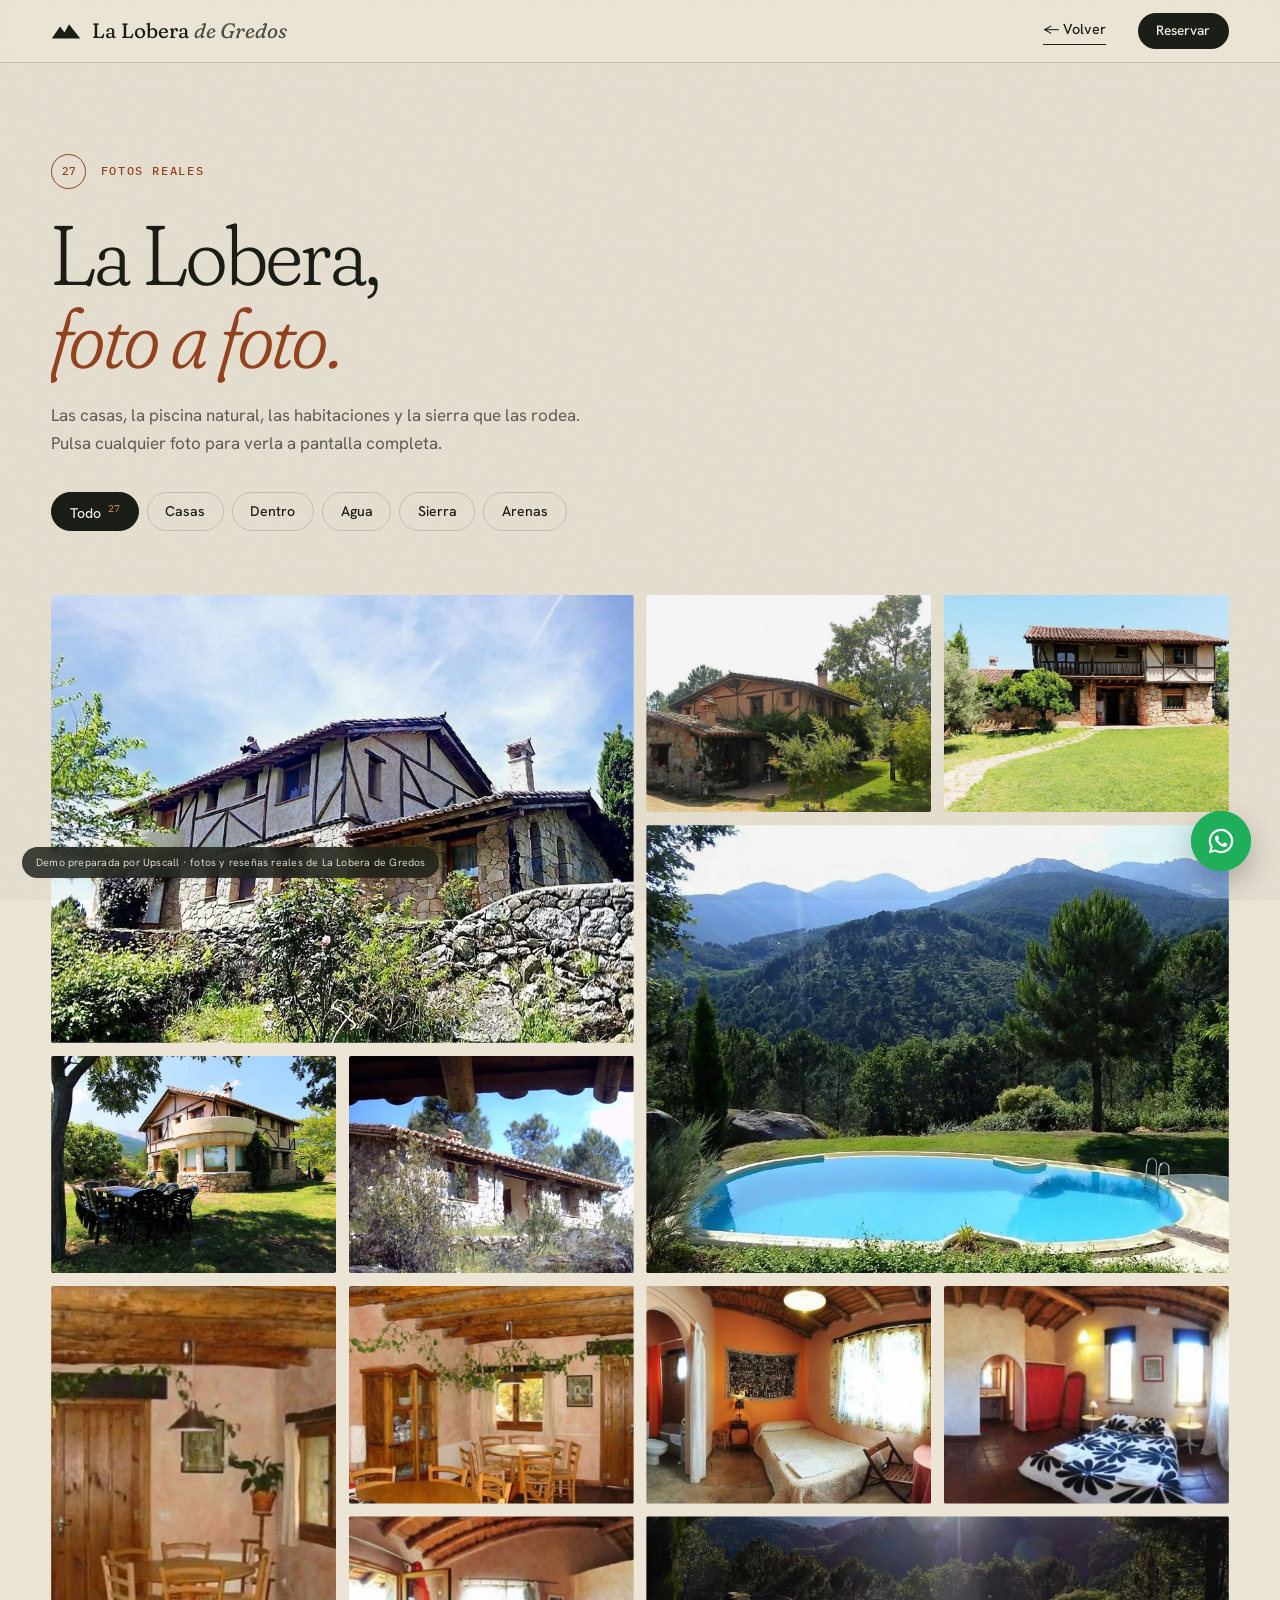
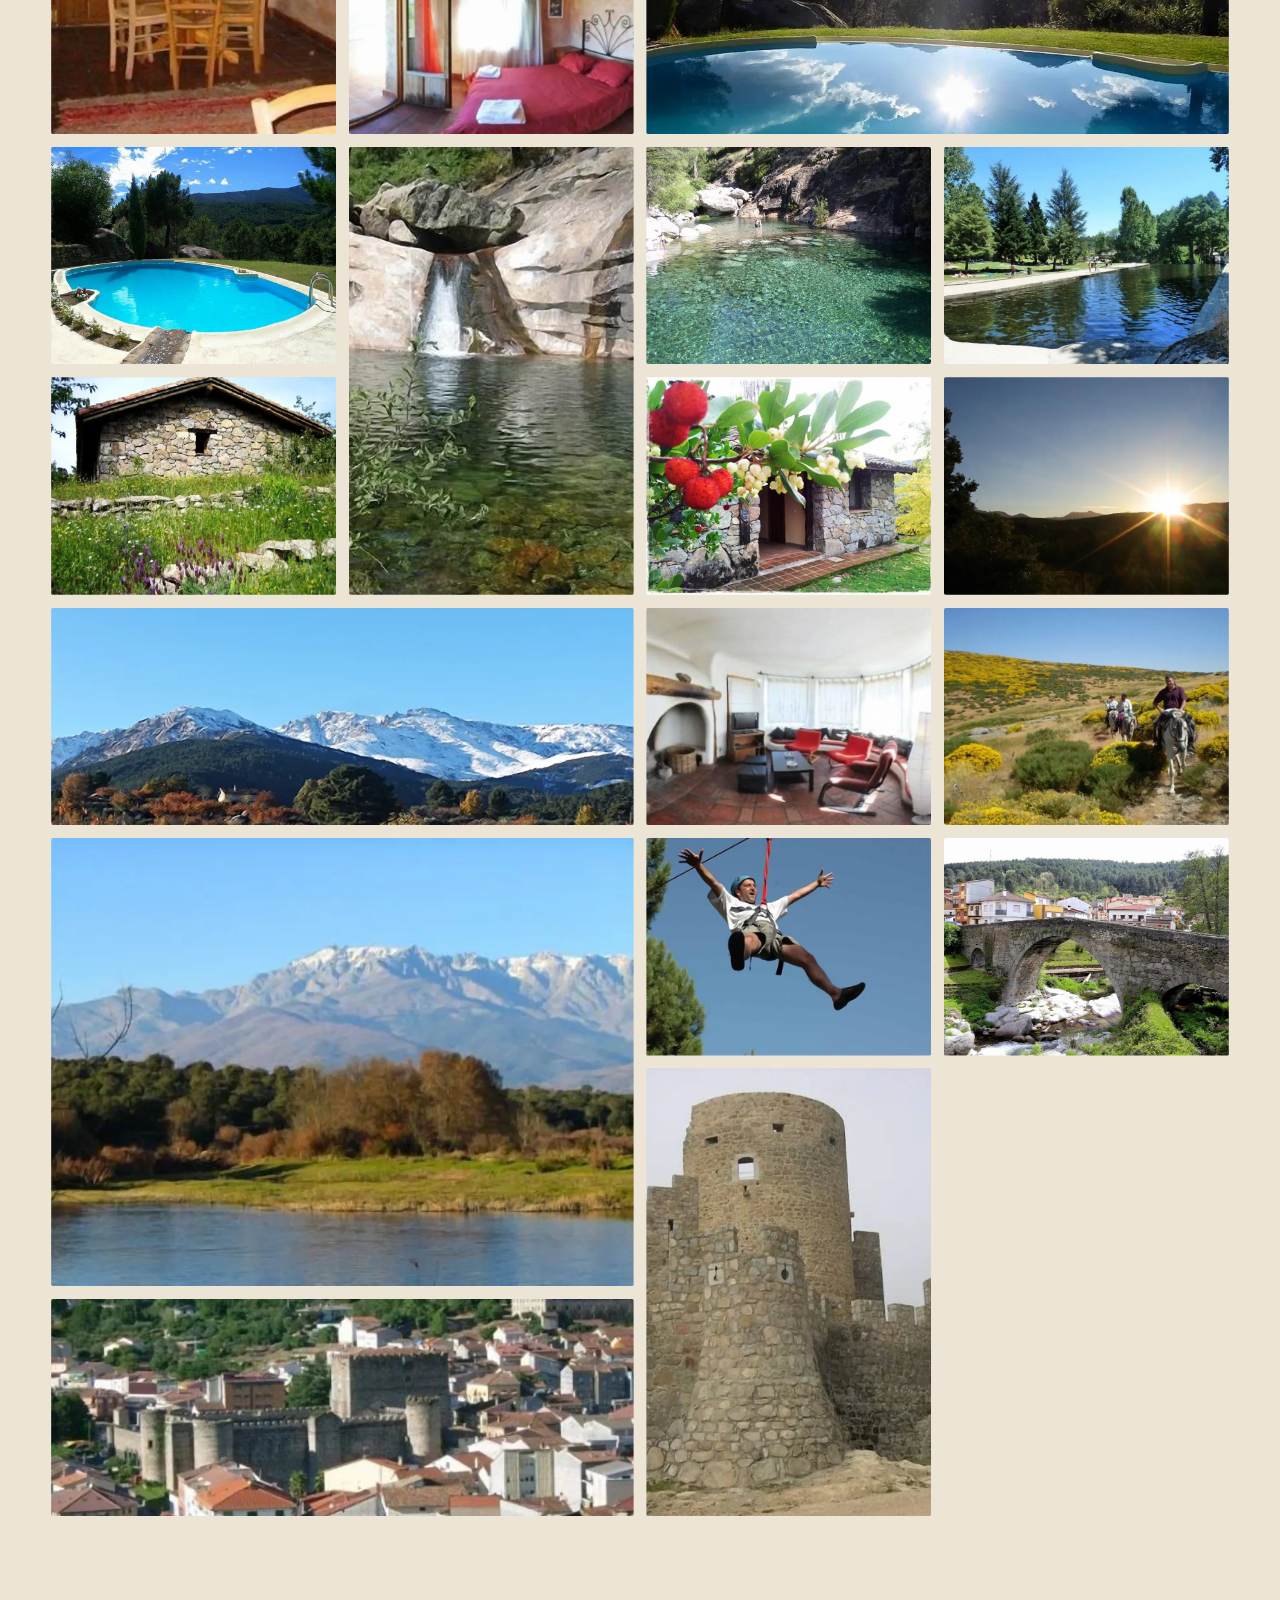
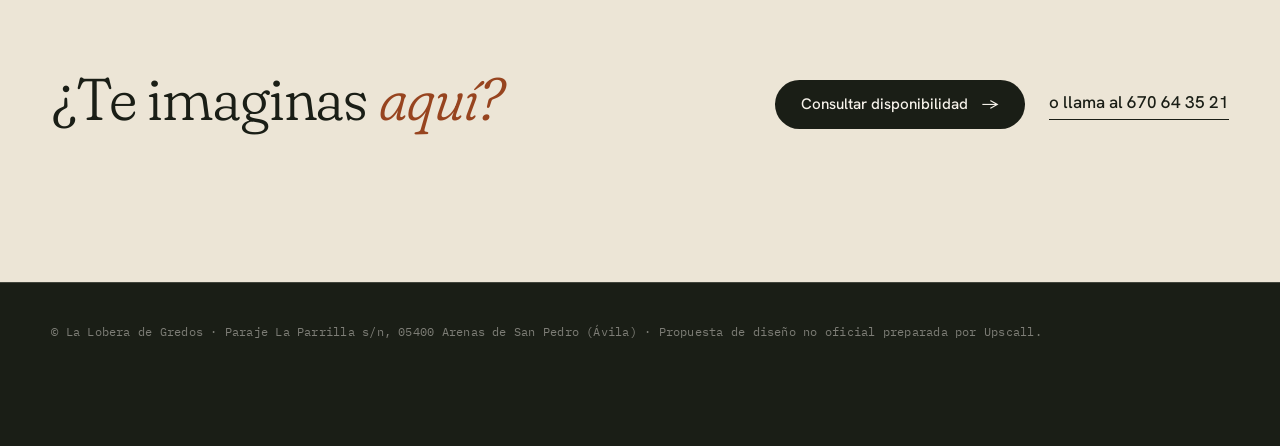
<file: galeria.html>
<!doctype html>
<html lang="es">
<head>
<meta charset="utf-8">
<meta name="viewport" content="width=device-width, initial-scale=1, viewport-fit=cover">
<meta name="robots" content="noindex, nofollow">
<title>Galería · La Lobera de Gredos</title>
<meta name="description" content="Fotos reales de La Lobera de Gredos: casas de piedra y castaño, piscina natural, interiores y la Sierra de Gredos.">
<meta name="theme-color" content="#1A1E16">
<link rel="icon" href="data:image/svg+xml,%3Csvg xmlns='http://www.w3.org/2000/svg' viewBox='0 0 32 32'%3E%3Crect width='32' height='32' rx='7' fill='%231A1E16'/%3E%3Cpath d='M4 24 11 13l4 5 5-9 8 15z' fill='%23ECE5D6'/%3E%3C/svg%3E">
<link rel="preconnect" href="https://fonts.googleapis.com">
<link rel="preconnect" href="https://fonts.gstatic.com" crossorigin>
<link href="https://fonts.googleapis.com/css2?family=Fraunces:ital,opsz,wght,SOFT@0,9..144,300..600,0..100;1,9..144,300..600,0..100&family=Hanken+Grotesk:wght@400;500;600&family=IBM+Plex+Mono:wght@400;500&display=swap" rel="stylesheet">
<link rel="stylesheet" href="css/style.css">
<link rel="stylesheet" href="css/galeria.css">
<script>document.documentElement.classList.add('js')</script>
</head>
<body class="g-page">

<header class="nav is-solid g-nav">
  <a class="nav__brand" href="index.html" aria-label="Volver a La Lobera de Gredos">
    <svg viewBox="0 0 40 24" aria-hidden="true"><path d="M1 22 12 6l6 8 6-11 15 19z"/></svg>
    <span>La Lobera <em>de Gredos</em></span>
  </a>
  <a class="g-back link-line" href="index.html">← Volver</a>
  <a class="nav__cta btn btn--small" href="https://wa.me/34670643521?text=Hola%2C%20he%20visto%20las%20fotos%20y%20quer%C3%ADa%20consultar%20disponibilidad%20en%20La%20Lobera%20de%20Gredos." target="_blank" rel="noopener"><span>Reservar</span></a>
</header>

<main class="g-main">
  <section class="wrap g-head">
    <p class="kicker"><span>27</span> Fotos reales</p>
    <h1 class="h-xl g-title"><span class="ln"><span>La Lobera,</span></span><span class="ln"><span><em>foto a foto.</em></span></span></h1>
    <p class="g-sub">Las casas, la piscina natural, las habitaciones y la sierra que las rodea. Pulsa cualquier foto para verla a pantalla completa.</p>
    <div class="g-filters" role="tablist" aria-label="Filtrar fotos" data-filters>
      <button type="button" class="is-on" data-f="all">Todo <sup>27</sup></button>
      <button type="button" data-f="casas">Casas</button>
      <button type="button" data-f="dentro">Dentro</button>
      <button type="button" data-f="agua">Agua</button>
      <button type="button" data-f="sierra">Sierra</button>
      <button type="button" data-f="pueblo">Arenas</button>
    </div>
  </section>

  <section class="wrap">
    <div class="g-grid" data-grid></div>
  </section>

  <section class="wrap g-end">
    <h2 class="h-lg">¿Te imaginas <em>aquí?</em></h2>
    <div class="g-end__ctas">
      <a class="btn" href="https://wa.me/34670643521?text=Hola%2C%20he%20visto%20las%20fotos%20y%20quer%C3%ADa%20consultar%20disponibilidad%20en%20La%20Lobera%20de%20Gredos." target="_blank" rel="noopener"><span>Consultar disponibilidad</span><i aria-hidden="true">→</i></a>
      <a class="link-line" href="tel:+34670643521">o llama al 670 64 35 21</a>
    </div>
  </section>
</main>

<footer class="foot g-foot">
  <div class="wrap">
    <p class="foot__legal mono">© La Lobera de Gredos · Paraje La Parrilla s/n, 05400 Arenas de San Pedro (Ávila) · Propuesta de diseño no oficial preparada por Upscall.</p>
  </div>
</footer>

<!-- Visor -->
<div class="lb" data-lb role="dialog" aria-modal="true" aria-label="Visor de fotos" hidden>
  <div class="lb__stage" data-stage>
    <img class="lb__img" data-img alt="">
  </div>
  <div class="lb__bar">
    <p class="lb__cap"><span class="mono" data-count>01 / 27</span><span data-cap></span></p>
    <div class="lb__ctrl">
      <button type="button" data-prev aria-label="Foto anterior"><svg viewBox="0 0 24 24"><path d="M15 5l-7 7 7 7"/></svg></button>
      <button type="button" data-next aria-label="Foto siguiente"><svg viewBox="0 0 24 24"><path d="M9 5l7 7-7 7"/></svg></button>
    </div>
  </div>
  <button type="button" class="lb__close" data-close aria-label="Cerrar visor"><svg viewBox="0 0 24 24"><path d="M5 5l14 14M19 5L5 19"/></svg></button>
  <div class="lb__progress"><i data-prog></i></div>
</div>

<a class="wa" href="https://wa.me/34670643521?text=Hola%2C%20quer%C3%ADa%20consultar%20disponibilidad%20en%20La%20Lobera%20de%20Gredos." target="_blank" rel="noopener" aria-label="Escribir por WhatsApp">
  <svg viewBox="0 0 32 32" aria-hidden="true"><path d="M16 3a13 13 0 0 0-11.2 19.6L3 29l6.6-1.7A13 13 0 1 0 16 3zm0 23.7a10.7 10.7 0 0 1-5.5-1.5l-.4-.2-3.9 1 1-3.8-.3-.4A10.7 10.7 0 1 1 16 26.7zm5.9-8c-.3-.2-1.9-1-2.2-1s-.5-.2-.7.2-.8 1-1 1.2-.4.2-.7 0a8.8 8.8 0 0 1-4.4-3.8c-.3-.6.3-.5 1-1.7a.6.6 0 0 0 0-.6l-1-2.4c-.3-.6-.5-.5-.7-.5h-.6a1.2 1.2 0 0 0-.9.4 3.6 3.6 0 0 0-1.1 2.7 6.3 6.3 0 0 0 1.3 3.3 14.4 14.4 0 0 0 5.5 4.9c2 .9 2.9 1 3.9.8a3.4 3.4 0 0 0 2.2-1.6 2.8 2.8 0 0 0 .2-1.6c-.1-.1-.3-.2-.6-.3z"/></svg>
</a>
<p class="demo-note">Demo preparada por Upscall · fotos y reseñas reales de La Lobera de Gredos</p>

<script src="js/galeria.js" defer></script>
</body>
</html>
</file>
<file: css/style.css>
/* ==========================================================================
   La Lobera de Gredos — "Cuaderno de sierra"
   Papel de granito · tinta de pinar · acento castaño
   ========================================================================== */
:root{
  --paper:#ECE5D6;
  --paper-2:#E2DAC8;
  --ink:#1A1E16;
  --ink-2:#262B21;
  --castano:#97441F;
  --castano-l:#D58A55;
  --snow:#F6F2EA;
  --muted:rgba(26,30,22,.68);
  --muted-l:rgba(246,242,234,.7);
  --line:rgba(26,30,22,.16);
  --line-l:rgba(246,242,234,.18);

  --f-display:'Fraunces', 'Times New Roman', serif;
  --f-body:'Hanken Grotesk', system-ui, sans-serif;
  --f-mono:'IBM Plex Mono', ui-monospace, monospace;

  --t-hero:clamp(3.4rem, 10.4vw, 11.5rem);
  --t-xl:clamp(2.6rem, 6.6vw, 6.6rem);
  --t-lg:clamp(2.2rem, 4.6vw, 4.4rem);
  --t-man:clamp(1.75rem, 3.7vw, 3.6rem);

  --gut:clamp(1rem, 4vw, 3.5rem);
  --sec:clamp(5.5rem, 12vw, 11rem);
  --ease:cubic-bezier(.65,0,.35,1);
  --ease-out:cubic-bezier(.16,1,.3,1);
}

*,*::before,*::after{box-sizing:border-box}
html{-webkit-text-size-adjust:100%;scroll-behavior:auto}
html,body{overflow-x:clip}
body{
  margin:0;background:var(--paper);color:var(--ink);
  font:400 1.0625rem/1.6 var(--f-body);
  -webkit-font-smoothing:antialiased;text-rendering:optimizeLegibility;
}
/* grano de papel */
body::after{
  content:"";position:fixed;inset:0;pointer-events:none;z-index:90;opacity:.07;mix-blend-mode:multiply;
  background-image:url("data:image/svg+xml,%3Csvg xmlns='http://www.w3.org/2000/svg' width='160' height='160'%3E%3Cfilter id='n'%3E%3CfeTurbulence type='fractalNoise' baseFrequency='.85' numOctaves='3' stitchTiles='stitch'/%3E%3CfeColorMatrix values='0 0 0 0 0 0 0 0 0 0 0 0 0 0 0 0 0 0 .9 0'/%3E%3C/filter%3E%3Crect width='100%25' height='100%25' filter='url(%23n)'/%3E%3C/svg%3E");
}
img{display:block;max-width:100%}
a{color:inherit}
em{font-style:italic}
button{font:inherit;color:inherit}
::selection{background:var(--castano);color:var(--snow)}
:focus-visible{outline:2px solid var(--castano-l);outline-offset:3px}

.wrap{width:100%;max-width:1440px;margin:0 auto;padding:0 var(--gut)}
.mono{font-family:var(--f-mono);font-size:.72rem;letter-spacing:.08em;text-transform:uppercase;font-weight:400}

.kicker{display:flex;align-items:center;gap:.9rem;margin:0 0 1.6rem;font:500 .72rem/1 var(--f-mono);letter-spacing:.14em;text-transform:uppercase;color:var(--castano)}
.kicker span{display:inline-grid;place-items:center;width:2.2rem;height:2.2rem;border:1px solid currentColor;border-radius:50%;font-size:.66rem;letter-spacing:0}
.kicker--light{color:var(--castano-l)}

h1,h2,h3{font-family:var(--f-display);font-weight:300;font-variation-settings:"SOFT" 100;letter-spacing:-.02em;margin:0}
h1 em,h2 em,h3 em,.score__n,.peak__t,.foot__word{font-variation-settings:"SOFT" 100}
.h-xl{font-size:var(--t-xl);line-height:.98}
.h-lg{font-size:var(--t-lg);line-height:1}
h2 em{color:var(--castano);font-weight:300}

/* ---------- botones ---------- */
.btn{
  --bg:var(--ink);--fg:var(--snow);--fill:var(--castano);
  position:relative;display:inline-flex;align-items:center;gap:.9rem;
  padding:1.05rem 1.6rem;border-radius:999px;background:var(--bg);color:var(--fg);
  font:500 .95rem/1 var(--f-body);text-decoration:none;overflow:hidden;isolation:isolate;
  transition:transform .5s var(--ease-out), color .4s;
}
.btn::before{
  content:"";position:absolute;inset:0;z-index:-1;background:var(--fill);
  clip-path:ellipse(0% 0% at 50% 120%);transition:clip-path .6s var(--ease);
}
.btn i{font-style:normal;transition:transform .5s var(--ease)}
.btn:hover::before,.btn:focus-visible::before{clip-path:ellipse(140% 160% at 50% 100%)}
.btn:hover i{transform:translateX(4px)}
.btn:active{transform:scale(.97)}
.btn--light{--bg:var(--snow);--fg:var(--ink);--fill:var(--castano-l)}
.btn--light:hover{color:var(--ink)}
.btn--ghost{--bg:transparent;--fg:var(--snow);--fill:var(--snow);box-shadow:inset 0 0 0 1px var(--line-l)}
.btn--ghost:hover{color:var(--ink)}
.btn--small{padding:.72rem 1.15rem;font-size:.85rem}
.btn--big{padding:1.3rem 2rem;font-size:1.02rem}

.link-line{position:relative;display:inline-block;font-weight:500;text-decoration:none;padding-bottom:.25rem}
.link-line::after{content:"";position:absolute;left:0;right:0;bottom:0;height:1px;background:currentColor;transform-origin:right;transition:transform .6s var(--ease)}
.link-line:hover::after{transform:scaleX(0)}
.link-line--light{color:var(--snow)}

/* ---------- reveals: se abren, no aparecen ---------- */
.js [data-reveal]{clip-path:inset(0 0 100% 0);transform:translateY(24px);transition:clip-path .9s var(--ease),transform .9s var(--ease)}
.js [data-reveal].in{clip-path:inset(-10% -10% -10% -10%);transform:none}
.js [data-clip]{clip-path:inset(12% 12% 12% 12% round 2px)}
.js [data-clip] img{transform:scale(1.25);transition:transform 1.6s var(--ease-out)}
.js [data-clip]{transition:clip-path 1.3s var(--ease)}
.js [data-clip].in{clip-path:inset(0 0 0 0)}
.js [data-clip].in img{transform:scale(1)}
.ln{display:block;overflow:hidden;padding-bottom:.08em;margin-bottom:-.08em}
.ln>span{display:block}
.js [data-lines] .ln>span{transform:translateY(105%);transition:transform 1.1s var(--ease-out)}
.js [data-lines].in .ln>span{transform:none}

/* ---------- loader ---------- */
.loader{position:fixed;inset:0;z-index:200;background:var(--ink);color:var(--snow);display:none;place-content:center;justify-items:center;gap:1.2rem;clip-path:inset(0 0 0 0);transition:clip-path 1s var(--ease)}
.js .loader{display:grid}
.loader.out{clip-path:inset(0 0 100% 0)}
.loader__ridge{width:min(420px,70vw);height:84px;fill:none;stroke:var(--castano-l);stroke-width:1.5;stroke-dasharray:900;stroke-dashoffset:900;animation:draw 1.3s var(--ease) .1s forwards}
.loader__name{margin:0;font:300 clamp(1.8rem,5vw,3rem)/1 var(--f-display);font-variation-settings:"SOFT" 100;clip-path:inset(0 0 100% 0);animation:open .9s var(--ease) .45s forwards}
.loader__name em{color:var(--castano-l)}
.loader__meta{margin:0;font:400 .68rem/1 var(--f-mono);letter-spacing:.18em;text-transform:uppercase;opacity:.6;clip-path:inset(0 0 100% 0);animation:open .8s var(--ease) .7s forwards}
@keyframes draw{to{stroke-dashoffset:0}}
@keyframes open{to{clip-path:inset(-20% 0 -20% 0)}}

/* ---------- nav ---------- */
.nav{
  position:fixed;top:0;left:0;right:0;z-index:100;display:flex;align-items:center;gap:2rem;
  padding:1.15rem var(--gut);color:var(--snow);
  transition:transform .6s var(--ease),background-color .5s,color .5s,padding .5s;
}
.nav.is-solid{background:rgba(236,229,214,.86);backdrop-filter:blur(14px) saturate(1.2);-webkit-backdrop-filter:blur(14px) saturate(1.2);color:var(--ink);padding-top:.8rem;padding-bottom:.8rem;box-shadow:0 1px 0 var(--line)}
.nav.is-hidden{transform:translateY(-110%)}
.nav__brand{display:flex;align-items:center;gap:.7rem;text-decoration:none;font:400 1.3rem/1 var(--f-display);font-variation-settings:"SOFT" 100;white-space:nowrap}
.nav__brand svg{width:30px;height:18px;fill:currentColor}
.nav__brand em{font-style:italic;opacity:.75}
.nav__links{display:flex;gap:1.8rem;margin-left:auto}
.nav__links a{position:relative;text-decoration:none;font-size:.9rem;font-weight:500;opacity:.9}
.nav__links a::after{content:"";position:absolute;left:0;right:0;bottom:-4px;height:1px;background:currentColor;transform:scaleX(0);transform-origin:left;transition:transform .5s var(--ease)}
.nav__links a:hover::after{transform:scaleX(1)}
.nav .btn{--bg:var(--snow);--fg:var(--ink);--fill:var(--castano-l)}
.nav.is-solid .btn{--bg:var(--ink);--fg:var(--snow);--fill:var(--castano)}
.nav__burger{display:none;margin-left:auto;width:44px;height:44px;border:0;background:none;padding:0;cursor:pointer;position:relative;z-index:2}
.nav__burger span{position:absolute;left:10px;right:10px;height:1.5px;background:currentColor;transition:transform .5s var(--ease)}
.nav__burger span:first-child{top:17px}.nav__burger span:last-child{top:26px}
.nav.menu-open .nav__burger span:first-child{transform:translateY(4.5px) rotate(45deg)}
.nav.menu-open .nav__burger span:last-child{transform:translateY(-4.5px) rotate(-45deg)}
.nav.menu-open{color:var(--snow);background:transparent;box-shadow:none;backdrop-filter:none;-webkit-backdrop-filter:none}

.menu{position:fixed;inset:0;z-index:99;background:var(--ink);color:var(--snow);display:flex;flex-direction:column;justify-content:space-between;padding:6.5rem var(--gut) 2.2rem;clip-path:inset(0 0 100% 0);transition:clip-path .8s var(--ease);visibility:hidden}
.menu.open{clip-path:inset(0 0 0 0);visibility:visible}
.menu nav{display:flex;flex-direction:column}
.menu nav a{display:flex;align-items:baseline;gap:1rem;padding:.55rem 0;border-bottom:1px solid var(--line-l);text-decoration:none;font:300 clamp(2rem,9vw,3rem)/1.1 var(--f-display);font-variation-settings:"SOFT" 100}
.menu nav small{font:400 .7rem var(--f-mono);color:var(--castano-l)}
.menu__foot{display:flex;flex-direction:column;gap:.4rem;font-size:.9rem;color:var(--muted-l)}
.menu__foot a{font:400 1.6rem var(--f-display);color:var(--snow);text-decoration:none}

/* ---------- hero ---------- */
.hero{position:relative;height:100vh;height:100svh;min-height:600px;color:var(--snow);overflow:hidden;display:flex;flex-direction:column;justify-content:flex-end;background:var(--ink)}
.hero__media{position:absolute;inset:0;overflow:hidden}
.hero__poster{position:absolute;inset:0;width:100%;height:100%;object-fit:cover;transform:scale(1.06)}
.hero__video{position:absolute;inset:0;opacity:0;transition:opacity 1.6s ease}
.hero__video.on{opacity:1}
.hero__video iframe{
  position:absolute;top:50%;left:50%;border:0;pointer-events:none;
  width:max(100%, 177.78vh);height:max(100%, 56.25vw);
  transform:translate(-50%,-50%) scale(1.22);
}
@supports (height:100svh){.hero__video iframe{width:max(100%, 177.78svh)}}
.hero__shade{position:absolute;inset:0;background:
  linear-gradient(180deg,rgba(18,21,15,.55) 0%,rgba(18,21,15,.08) 28%,rgba(18,21,15,.1) 52%,rgba(18,21,15,.72) 100%),
  radial-gradient(120% 80% at 0% 100%,rgba(18,21,15,.55),transparent 60%)}

.hero__top{position:absolute;top:5.6rem;left:var(--gut);right:var(--gut);display:flex;justify-content:space-between;gap:1rem;z-index:2;opacity:.9}
.hero__top p{margin:0}
.hero__body{position:relative;z-index:3;display:grid;grid-template-columns:1fr auto;align-items:end;gap:3rem;padding:0 var(--gut) clamp(9rem,15vw,13rem);max-width:1600px;width:100%;margin:0 auto}
.hero__title{font-size:var(--t-hero);line-height:.88;letter-spacing:-.035em;font-weight:300}
.hero__title em{font-weight:300;color:var(--snow);font-style:italic}
.hero__title .ln:nth-child(2){padding-left:.9em}
.hero__aside{max-width:25rem;padding-bottom:.6rem}
.hero__sub{margin:0 0 1.8rem;font-size:1.05rem;line-height:1.55;color:rgba(246,242,234,.9)}
.hero__ctas{display:flex;flex-wrap:wrap;align-items:center;gap:1rem 1.5rem}
.js .hero__title .ln>span{transform:translateY(110%);transition:transform 1.3s var(--ease-out)}
.js .hero.ready .hero__title .ln>span{transform:none}
.js .hero.ready .hero__title .ln:nth-child(2)>span{transition-delay:.12s}
.js [data-hero-fade]{clip-path:inset(0 0 100% 0);transform:translateY(16px);transition:clip-path 1s var(--ease) .45s,transform 1s var(--ease) .45s}
.js .hero.ready [data-hero-fade]{clip-path:inset(-20% -5% -20% -5%);transform:none}
.js .hero.ready .hero__ctas{transition-delay:.6s}

.hero__ridge{position:absolute;left:0;right:0;bottom:-1px;height:clamp(90px,13vw,200px);z-index:2;pointer-events:none}
.hero__ridge svg{width:100%;height:100%;display:block}
.ridge-fill{fill:var(--paper)}
.ridge-back{fill:none;stroke:rgba(246,242,234,.55);stroke-width:1.2;vector-effect:non-scaling-stroke;stroke-dasharray:2400;stroke-dashoffset:0}
.js .ridge-back{stroke-dashoffset:2400;transition:stroke-dashoffset 2.6s var(--ease) .5s}
.js .hero.ready .ridge-back{stroke-dashoffset:0}
.hero__peak{position:absolute;left:47.9%;top:-2.2rem;transform:translateX(-50%);white-space:nowrap;display:flex;flex-direction:column;align-items:center;gap:.35rem;color:var(--snow);font-size:.64rem}
.hero__peak b{font-weight:500;color:var(--castano-l)}
.hero__peak::after{content:"";width:1px;height:1.6rem;background:rgba(246,242,234,.6)}
.js .hero__peak{opacity:0;transition:opacity 1s 1.8s}
.js .hero.ready .hero__peak{opacity:1}
.hero__scroll{position:absolute;right:var(--gut);bottom:clamp(1.2rem,3vw,2.4rem);z-index:3;color:var(--ink);text-decoration:none;display:flex;align-items:center;gap:.8rem;font-size:.66rem}
.hero__scroll i{position:relative;width:1px;height:2.6rem;background:var(--line);overflow:hidden}
.hero__scroll i::after{content:"";position:absolute;left:0;top:-50%;width:1px;height:50%;background:var(--castano);animation:drip 2s var(--ease) infinite}
@keyframes drip{to{top:100%}}
.hero__coords{position:absolute;left:var(--gut);bottom:clamp(1.2rem,3vw,2.4rem);z-index:3;margin:0;color:var(--muted);font-size:.66rem}

/* ---------- 01 finca ---------- */
.finca{padding:clamp(3.5rem,8vw,7rem) 0 var(--sec)}
.manifesto{font-size:var(--t-man);line-height:1.12;letter-spacing:-.018em;max-width:22em;font-weight:300}
.manifesto em{color:var(--castano)}
.finca__grid{display:grid;grid-template-columns:repeat(12,1fr);gap:var(--gut);margin-top:clamp(3.5rem,8vw,7rem);align-items:start}
.finca__fig{margin:0;overflow:hidden;position:relative}
.finca__fig img{width:100%;height:100%;object-fit:cover}
.finca__fig--a{grid-column:1 / span 7;aspect-ratio:4/3.1}
.finca__fig--b{grid-column:9 / span 4;aspect-ratio:4/5;margin-top:clamp(4rem,12vw,12rem);overflow:visible}
.finca__fig--b img{aspect-ratio:4/5}
.finca__fig figcaption{margin-top:.8rem;color:var(--muted)}
.finca__text{grid-column:9 / span 4;font-size:1.08rem;color:var(--muted)}
.finca__text strong{color:var(--ink);font-weight:600}
.finca__text p{margin:0 0 1.1rem}
.finca__text .link-line{color:var(--ink);margin-top:.4rem}
.stats{display:grid;grid-template-columns:repeat(4,1fr);margin:clamp(4rem,9vw,8rem) 0 0;border-top:1px solid var(--line)}
.stat{padding:1.6rem 1.4rem 0 0;border-right:1px solid var(--line);margin-right:1.4rem}
.stat:last-child{border-right:0;margin-right:0}
.stat dt{color:var(--castano);margin-bottom:1.1rem}
.stat dd{margin:0;font:300 clamp(2.6rem,5.4vw,5.2rem)/1 var(--f-display);font-variation-settings:"SOFT" 100;letter-spacing:-.03em;font-variant-numeric:lining-nums}
.stat dd small{font-size:.45em;letter-spacing:0;margin:0 .05em}
.stat p{margin:.7rem 0 0;color:var(--muted);font-size:.95rem}

/* ---------- 02 materia ---------- */
.materia{background:var(--ink);color:var(--snow);padding:var(--sec) 0}
.materia__head{margin-bottom:clamp(3rem,7vw,6rem)}
.materia h2 em{color:var(--castano-l)}
.materia__body{display:grid;grid-template-columns:1fr 1fr;gap:clamp(2rem,6vw,7rem);max-width:1440px;margin:0 auto;padding:0 var(--gut)}
.materia__visual{position:sticky;top:12vh;height:76vh;align-self:start}
.materia__frame{position:relative;height:100%;overflow:hidden;border-radius:2px}
.materia__frame img{position:absolute;inset:0;width:100%;height:100%;object-fit:cover;clip-path:inset(100% 0 0 0);transform:scale(1.15);transition:clip-path 1.1s var(--ease),transform 1.8s var(--ease-out)}
.materia__frame img.is-on{clip-path:inset(0 0 0 0);transform:scale(1);z-index:2}
.materia__frame img.was-on{clip-path:inset(0 0 0 0);transform:scale(1);z-index:1}
.materia__count{position:absolute;left:1.2rem;bottom:1.2rem;z-index:3;margin:0;padding:.55rem .8rem;background:rgba(26,30,22,.75);backdrop-filter:blur(6px);border-radius:999px}
.materia__count b{font-weight:500;color:var(--castano-l)}
.materia__chapters{padding:0}
.chapter{min-height:76vh;display:flex;flex-direction:column;justify-content:center;padding:4rem 0;border-top:1px solid var(--line-l);opacity:.35;transition:opacity .8s var(--ease)}
.chapter.is-on{opacity:1}
.chapter:first-child{border-top:0}
.chapter__img{display:none}
.chapter__n{color:var(--castano-l);margin:0 0 1.2rem}
.chapter__t{font-size:clamp(4rem,9vw,9rem);line-height:.9;font-style:italic;letter-spacing:-.04em;margin-bottom:1.6rem}
.chapter__p{margin:0;max-width:30rem;font-size:1.1rem;color:var(--muted-l)}
.chapter__d{margin:1.8rem 0 0;padding-top:1rem;border-top:1px solid var(--line-l);max-width:30rem;color:var(--snow)}

/* ---------- 03 sierra ---------- */
.sierra{padding:var(--sec) 0}
.sec-head{display:grid;grid-template-columns:1fr minmax(0,24rem);align-items:end;gap:1rem 4rem;margin-bottom:clamp(2.5rem,5vw,4.5rem)}
.sec-head .kicker{grid-column:1/-1;margin:0}
.sec-head__p{margin:0;color:var(--muted)}
.xp{display:flex;gap:.7rem;height:min(76vh,720px);min-height:460px}
.xp__item{position:relative;flex:1 1 0;min-width:0;border:0;padding:0;background:var(--ink);color:var(--snow);text-align:left;cursor:pointer;overflow:hidden;border-radius:2px;transition:flex-grow .9s var(--ease)}
.xp__item.is-active{flex-grow:4.2;cursor:default}
.xp__item img{position:absolute;inset:0;width:100%;height:100%;object-fit:cover;transform:scale(1.08);filter:saturate(.85) brightness(.82);transition:transform 1.4s var(--ease-out),filter .9s}
.xp__item.is-active img{transform:scale(1);filter:none}
.xp__item::after{content:"";position:absolute;inset:0;background:linear-gradient(180deg,rgba(18,21,15,.25),transparent 30%,transparent 50%,rgba(18,21,15,.8));pointer-events:none}
.xp__n{position:absolute;top:1.2rem;left:1.2rem;z-index:2}
.xp__label{position:absolute;left:50%;bottom:1.6rem;z-index:2;writing-mode:vertical-rl;transform:translateX(-50%) rotate(180deg);font:300 1.7rem/1 var(--f-display);font-variation-settings:"SOFT" 100;white-space:nowrap;transition:opacity .4s}
.xp__item.is-active .xp__label{opacity:0}
.xp__copy{position:absolute;left:0;right:0;bottom:0;z-index:2;padding:2rem;display:flex;flex-direction:column;gap:.7rem;max-width:34rem;opacity:0;transform:translateY(20px);transition:opacity .4s,transform .4s;pointer-events:none}
.xp__item.is-active .xp__copy{opacity:1;transform:none;transition:opacity .7s .35s,transform .9s var(--ease-out) .35s}
.xp__copy b{font:300 clamp(2rem,3.4vw,3.2rem)/1 var(--f-display);font-variation-settings:"SOFT" 100;letter-spacing:-.02em;white-space:nowrap}
.xp__copy>span{color:rgba(246,242,234,.86);font-size:1rem;max-width:26rem}
.also{display:grid;grid-template-columns:auto 1fr;gap:1rem 3rem;align-items:baseline;margin-top:2.4rem;padding-top:1.4rem;border-top:1px solid var(--line)}
.also__k{margin:0;color:var(--castano)}
.also ul{list-style:none;margin:0;padding:0;display:flex;flex-wrap:wrap;gap:.3rem 0}
.also li{font:400 1.25rem/1.4 var(--f-display);font-variation-settings:"SOFT" 100}
.also li:not(:last-child)::after{content:"·";margin:0 .7rem;color:var(--castano)}

/* ---------- 04 cuaderno ---------- */
.cuaderno{background:var(--ink);color:var(--snow);padding:var(--sec) 0 calc(var(--sec)*.7);overflow:hidden}
.cuaderno h2 em{color:var(--castano-l)}
.cuaderno__head{display:flex;justify-content:space-between;align-items:flex-end;gap:2rem;margin-bottom:clamp(2.5rem,5vw,4.5rem)}
.cuaderno__head .kicker{margin-bottom:1.6rem}
.strip{position:relative;cursor:grab;touch-action:pan-y;user-select:none;-webkit-user-select:none}
.strip.dragging{cursor:grabbing}
.strip__track{display:flex;align-items:center;gap:clamp(.7rem,1.4vw,1.2rem);width:max-content;will-change:transform}
.strip__item{flex:none;display:block;overflow:hidden;border-radius:2px;height:clamp(240px,36vw,520px);-webkit-user-drag:none}
.strip__item img{width:100%;height:100%;object-fit:cover;transition:transform 1.2s var(--ease-out),filter .6s;pointer-events:none}
.strip__item.s-w{aspect-ratio:4/3}
.strip__item.s-t{aspect-ratio:3/4;height:clamp(260px,40vw,580px)}
.strip__item.s-s{aspect-ratio:1/1;height:clamp(200px,28vw,400px)}
.strip:hover .strip__item img{filter:brightness(.7) saturate(.8)}
.strip:hover .strip__item:hover img{filter:none;transform:scale(1.05)}
.cuaderno__hint{display:flex;justify-content:space-between;gap:1rem;margin-top:1.6rem;color:var(--muted-l)}
.drag-cursor{position:fixed;left:0;top:0;z-index:120;width:92px;height:92px;margin:-46px 0 0 -46px;border-radius:50%;background:var(--castano-l);color:var(--ink);display:grid;place-items:center;font:500 .7rem var(--f-mono);letter-spacing:.1em;text-transform:uppercase;pointer-events:none;transform:scale(0);transition:transform .4s var(--ease)}
.drag-cursor.on{transform:scale(1)}

/* ---------- 05 opiniones ---------- */
.opiniones{padding:var(--sec) 0;background:var(--paper-2);position:relative;overflow:hidden}
.opiniones__grid{display:grid;grid-template-columns:minmax(0,5fr) minmax(0,7fr);gap:clamp(2rem,6vw,7rem);align-items:center}
.score__n{margin:.4rem 0 0;font:300 clamp(9rem,22vw,20rem)/.8 var(--f-display);letter-spacing:-.06em;display:flex;align-items:baseline;color:var(--ink)}
.score__c{color:var(--castano);margin:0 -.02em}
.score__stars{margin:1.6rem 0 1.2rem}
.score__meta{margin:0 0 1.6rem;color:var(--muted);line-height:1.7}
.score__meta b{color:var(--ink);font-weight:500}
.stars{--r:1;display:inline-block;width:5.4em;height:1em;vertical-align:-.12em;
  background:linear-gradient(90deg,currentColor calc(var(--r)*100%),rgba(128,128,128,.35) 0);
  -webkit-mask:url("data:image/svg+xml,%3Csvg xmlns='http://www.w3.org/2000/svg' viewBox='0 0 108 20'%3E%3Cg%3E%3Cpath id='s' d='M10 0l2.9 6.6 7.1.6-5.4 4.7 1.6 7L10 15.2 3.8 18.9l1.6-7L0 7.2l7.1-.6z'/%3E%3Cuse href='%23s' x='22'/%3E%3Cuse href='%23s' x='44'/%3E%3Cuse href='%23s' x='66'/%3E%3Cuse href='%23s' x='88'/%3E%3C/g%3E%3C/svg%3E") 0 0/100% 100% no-repeat;
          mask:url("data:image/svg+xml,%3Csvg xmlns='http://www.w3.org/2000/svg' viewBox='0 0 108 20'%3E%3Cg%3E%3Cpath id='s' d='M10 0l2.9 6.6 7.1.6-5.4 4.7 1.6 7L10 15.2 3.8 18.9l1.6-7L0 7.2l7.1-.6z'/%3E%3Cuse href='%23s' x='22'/%3E%3Cuse href='%23s' x='44'/%3E%3Cuse href='%23s' x='66'/%3E%3Cuse href='%23s' x='88'/%3E%3C/g%3E%3C/svg%3E") 0 0/100% 100% no-repeat}
.stars--big{font-size:1.9rem;color:var(--castano)}
.hero__rating .stars{color:var(--castano-l);font-size:.85rem;margin-right:.4rem}
.quotes{position:relative;padding-top:4.5rem}
.quotes__mark{position:absolute;top:0;left:0;width:64px;fill:var(--castano)}
.quotes__stage{display:grid}
.quote{grid-area:1/1;margin:0;align-self:center;visibility:hidden}
.quote blockquote{margin:0 0 2rem;font:300 clamp(1.5rem,2.5vw,2.3rem)/1.25 var(--f-display);font-variation-settings:"SOFT" 100;letter-spacing:-.012em}
.quote blockquote.is-big{font-size:clamp(2.2rem,4.2vw,4rem);line-height:1.08;font-style:italic}
.quote blockquote.is-huge{font-size:clamp(2.8rem,6.4vw,6.2rem);line-height:1;font-style:italic}
.quote figcaption{display:flex;flex-wrap:wrap;align-items:center;gap:.4rem 1.2rem}
.quote figcaption b{font-weight:600}
.quote figcaption .mono{color:var(--castano)}
.quote .w{display:inline-block;clip-path:inset(0 0 100% 0);transform:translateY(.4em);transition:clip-path .8s var(--ease),transform .8s var(--ease)}
.quote.is-on{visibility:visible}
.quote.is-on .w{clip-path:inset(-20% -5% -25% -5%);transform:none}
.quote figcaption{transition:opacity .6s .4s;opacity:0}
.quote.is-on figcaption{opacity:1}
.quotes__nav{display:flex;align-items:center;gap:.6rem;margin-top:3rem}
.quotes__nav button{position:relative;width:56px;height:24px;border:0;background:none;padding:0;cursor:pointer}
.quotes__nav button::before,.quotes__nav button i{content:"";position:absolute;left:0;right:0;top:50%;height:2px;background:var(--line)}
.quotes__nav button i{background:var(--castano);transform:scaleX(0);transform-origin:left}
.quotes__nav button.is-on i{animation:fill var(--qd,7s) linear forwards}
.quotes__nav.paused button.is-on i{animation-play-state:paused}
@keyframes fill{to{transform:scaleX(1)}}
.quotes__src{margin-left:auto;color:var(--muted)}

/* ---------- 06 entorno ---------- */
.entorno{padding:0 0 var(--sec)}
.peak{position:relative;height:clamp(460px,88vh,880px);overflow:hidden;color:var(--snow);display:flex;align-items:flex-end;margin-bottom:var(--sec)}
.peak__img{position:absolute;inset:-12% 0 -12% 0}
.peak__img img{width:100%;height:100%;object-fit:cover;object-position:50% 40%}
.peak::after{content:"";position:absolute;inset:0;background:linear-gradient(180deg,rgba(18,21,15,.05),rgba(18,21,15,.15) 50%,rgba(18,21,15,.7))}
.peak__txt{position:relative;z-index:2;padding:0 var(--gut) clamp(2rem,5vw,4rem);width:100%;max-width:1440px;margin:0 auto}
.peak__txt p{margin:0}
.peak__t{font:300 clamp(4.4rem,17vw,17rem)/.82 var(--f-display);letter-spacing:-.05em;font-style:italic;margin:.6rem 0 1rem!important}
.peak__m{color:var(--castano-l)}
.entorno__grid{display:grid;grid-template-columns:minmax(0,1fr) minmax(0,1fr);gap:clamp(2rem,5vw,5rem);align-items:start}
.places{list-style:none;margin:0;padding:0;border-top:1px solid var(--line)}
.place{display:grid;grid-template-columns:1fr auto;align-items:center;gap:1rem;padding:1.4rem 0;border-bottom:1px solid var(--line);transition:padding .5s var(--ease)}
.place img{display:none}
.place h3{font-size:clamp(1.6rem,2.6vw,2.4rem);line-height:1.05;transition:color .4s,transform .6s var(--ease)}
.place p{margin:.3rem 0 0;color:var(--muted);font-size:.95rem}
.place>.mono{color:var(--castano);white-space:nowrap}
.place:hover h3{color:var(--castano);transform:translateX(.5rem)}
.place-float{position:fixed;left:0;top:0;z-index:50;width:260px;aspect-ratio:4/3;margin:0;pointer-events:none;overflow:hidden;border-radius:2px;clip-path:inset(50% 50% 50% 50%);transition:clip-path .5s var(--ease);box-shadow:0 20px 50px rgba(0,0,0,.25)}
.place-float.on{clip-path:inset(0 0 0 0)}
.place-float img{width:100%;height:100%;object-fit:cover}
.map{position:sticky;top:6rem}
.map__frame{position:relative;aspect-ratio:4/3.4;overflow:hidden;border-radius:2px;background:var(--paper-2)}
.map__frame iframe{position:absolute;inset:0;width:100%;height:100%;border:0;filter:grayscale(.55) sepia(.18) contrast(1.02);transition:filter .6s}
.map__frame:hover iframe{filter:none}
.map__info{padding-top:1.4rem}
.map__info .mono{color:var(--castano);margin:0 0 .8rem}
.map__info p{color:var(--muted);margin:0 0 1rem}
.map__info .link-line{color:var(--ink)}

/* ---------- 07 faq ---------- */
.faq{padding:0 0 var(--sec)}
.faq__grid{display:grid;grid-template-columns:minmax(0,5fr) minmax(0,7fr);gap:clamp(2rem,6vw,7rem);border-top:1px solid var(--line);padding-top:var(--sec)}
.faq__side{position:sticky;top:7rem;align-self:start}
.faq__side>p:not(.kicker){color:var(--muted);max-width:24rem;margin:1.4rem 0 2rem}
.faq__side h2 em{color:var(--castano)}
.faq__list{border-top:1px solid var(--line)}
.faq details{border-bottom:1px solid var(--line)}
.faq summary{list-style:none;display:flex;justify-content:space-between;align-items:center;gap:1.5rem;padding:1.5rem 0;cursor:pointer;font:400 clamp(1.25rem,1.9vw,1.6rem)/1.25 var(--f-display);font-variation-settings:"SOFT" 100;transition:color .3s}
.faq summary::-webkit-details-marker{display:none}
.faq summary:hover{color:var(--castano)}
.faq summary i{position:relative;flex:none;width:2.4rem;height:2.4rem;border:1px solid var(--line);border-radius:50%;transition:transform .6s var(--ease),background .4s,border-color .4s}
.faq summary i::before,.faq summary i::after{content:"";position:absolute;left:50%;top:50%;width:12px;height:1.5px;background:currentColor;transform:translate(-50%,-50%)}
.faq summary i::after{transform:translate(-50%,-50%) rotate(90deg);transition:transform .6s var(--ease)}
.faq details[open] summary i{background:var(--ink);color:var(--snow);border-color:var(--ink);transform:rotate(180deg)}
.faq details[open] summary i::after{transform:translate(-50%,-50%) rotate(0)}
.faq details>div{padding:0 3.5rem 1.6rem 0;color:var(--muted)}
.faq details>div p{margin:0}
.faq details>div a{color:var(--castano);font-weight:600}

/* ---------- cierre ---------- */
.cierre{position:relative;min-height:100vh;min-height:100svh;display:flex;align-items:center;color:var(--snow);overflow:hidden;background:var(--ink)}
.cierre__img{position:absolute;inset:0}
.cierre__img img{width:100%;height:100%;object-fit:cover;object-position:60% 50%}
.cierre::after{content:"";position:absolute;inset:0;background:linear-gradient(90deg,rgba(18,21,15,.82),rgba(18,21,15,.35) 70%),linear-gradient(0deg,rgba(18,21,15,.6),transparent 40%)}
.cierre__in{position:relative;z-index:2;padding-top:6rem;padding-bottom:6rem}
.cierre__in>.mono{color:var(--castano-l);margin:0 0 1.6rem}
.cierre__t{font-size:clamp(3.4rem,10vw,10.5rem);line-height:.9;letter-spacing:-.04em;max-width:10ch}
.cierre__t em{color:var(--castano-l)}
.cierre__ctas{display:flex;flex-wrap:wrap;gap:1rem;margin-top:3rem}
.cierre__note{margin:1.6rem 0 0;color:var(--muted-l)}

/* ---------- footer ---------- */
.foot{background:var(--ink);color:var(--snow);padding:clamp(3rem,6vw,5rem) 0 6.5rem;border-top:1px solid var(--line-l)}
.foot__word{margin:0 0 3rem;font:300 clamp(4.2rem,18.5vw,19rem)/.8 var(--f-display);letter-spacing:-.055em;color:var(--castano-l);white-space:nowrap}
.foot__grid{display:grid;grid-template-columns:repeat(4,1fr);gap:2rem;padding-top:2rem;border-top:1px solid var(--line-l)}
.foot__grid .mono{color:var(--castano-l);margin:0 0 .8rem}
.foot__grid p{margin:0;color:var(--muted-l);font-size:.95rem;line-height:1.75;overflow-wrap:anywhere}
.foot__grid a{text-decoration:none;color:var(--snow)}
.foot__grid a:hover{color:var(--castano-l)}
.foot__legal{margin:3rem 0 0;color:rgba(246,242,234,.45);text-transform:none;letter-spacing:.02em;line-height:1.6}

/* ---------- flotantes ---------- */
.wa{position:fixed;right:clamp(1rem,2.4vw,1.8rem);bottom:clamp(1rem,2.4vw,1.8rem);z-index:110;width:60px;height:60px;border-radius:50%;background:#1FAF5A;display:grid;place-items:center;box-shadow:0 12px 30px rgba(0,0,0,.25);transition:transform .5s var(--ease-out)}
.wa svg{width:30px;height:30px;fill:#fff}
.wa:hover{transform:scale(1.08) rotate(-6deg)}
.wa::before{content:"";position:absolute;inset:0;border-radius:50%;border:1px solid #1FAF5A;animation:ping 2.6s var(--ease-out) infinite}
@keyframes ping{from{transform:scale(1);opacity:.8}to{transform:scale(1.6);opacity:0}}
.demo-note{position:fixed;left:clamp(.75rem,2vw,1.4rem);bottom:clamp(.75rem,2vw,1.4rem);z-index:110;margin:0;max-width:calc(100vw - 100px);padding:.5rem .85rem;border-radius:999px;background:rgba(26,30,22,.82);color:rgba(246,242,234,.85);backdrop-filter:blur(8px);-webkit-backdrop-filter:blur(8px);font:400 .66rem/1.35 var(--f-body);letter-spacing:.02em}

/* ==========================================================================
   Responsive
   ========================================================================== */
@media (max-width:1100px){
  .nav__links{gap:1.2rem}
  .nav__links a{font-size:.85rem}
}
@media (max-width:960px){
  .nav__links,.nav__cta{display:none}
  .nav__burger{display:block}
  .hero__body{grid-template-columns:1fr;gap:1.8rem}
  .hero__title .ln:nth-child(2){padding-left:0}
  .materia__body{grid-template-columns:1fr}
  .materia__visual{display:none}
  .chapter{min-height:0;opacity:1;padding:3rem 0}
  .chapter__img{display:block;width:100%;aspect-ratio:4/3;object-fit:cover;margin-bottom:1.8rem;border-radius:2px}
  .chapter__t{font-size:clamp(3.4rem,16vw,6rem)}
  .sec-head{grid-template-columns:1fr}
  .opiniones__grid,.entorno__grid,.faq__grid{grid-template-columns:1fr}
  .map,.faq__side{position:static}
  .place-float{display:none}
  .foot__grid{grid-template-columns:1fr 1fr}
}
@media (max-width:760px){
  body{font-size:1rem}
  .hero__top{top:4.6rem;flex-direction:column;gap:.35rem}
  .hero__body{padding-bottom:clamp(7rem,30vw,9rem)}
  .hero__title{font-size:clamp(3.3rem,16.5vw,6rem)}
  .hero__sub{font-size:.98rem;margin-bottom:1.4rem}
  .hero__peak{top:-1.6rem;font-size:.58rem}
  .hero__scroll span{display:none}
  .hero__coords{font-size:.58rem}
  .finca__grid{grid-template-columns:1fr;gap:1.6rem}
  .finca__fig--a,.finca__fig--b,.finca__text{grid-column:1}
  .finca__fig--b{width:62%;margin:-4.5rem 0 0 auto;position:relative;z-index:2;border:6px solid var(--paper)}
  .finca__fig--b figcaption{display:none}
  .stats{grid-template-columns:1fr 1fr}
  .stat{margin-right:0;padding:1.4rem 1rem 1.4rem 0;border-right:0;border-bottom:1px solid var(--line)}
  .stat:nth-child(odd){border-right:1px solid var(--line);margin-right:1rem}
  .stat dd{font-size:clamp(2.3rem,11vw,3.4rem)}
  .xp{flex-direction:column;height:auto;min-height:0;gap:.8rem}
  .xp__item{flex:none;height:auto;aspect-ratio:4/3.6;cursor:default}
  .xp__item img{transform:none;filter:none}
  .xp__label{display:none}
  .xp__copy{opacity:1;transform:none;padding:1.4rem}
  .xp__copy b{font-size:2rem;white-space:normal}
  .xp__copy>span{font-size:.95rem}
  .also{grid-template-columns:1fr}
  .also li{font-size:1.1rem}
  .cuaderno__head{flex-direction:column;align-items:flex-start}
  .cuaderno__hint{flex-direction:column;gap:.3rem}
  .score__n{font-size:clamp(8rem,42vw,12rem)}
  .quotes{padding-top:3.6rem}
  .quotes__mark{width:48px}
  .quotes__nav{flex-wrap:wrap}
  .quotes__src{margin-left:0;width:100%;margin-top:.6rem}
  .place{grid-template-columns:72px 1fr;gap:.4rem 1rem}
  .place img{display:block;width:72px;height:72px;object-fit:cover;border-radius:2px;grid-row:1 / span 2}
  .place>.mono{grid-column:2;font-size:.64rem}
  .place:hover h3{transform:none}
  .faq details>div{padding-right:0}
  .cierre__t{font-size:clamp(3rem,15vw,5.6rem)}
  .cierre__ctas .btn{width:100%;justify-content:center}
  .foot__grid{grid-template-columns:1fr;gap:1.6rem}
  .demo-note{font-size:.6rem;padding:.42rem .7rem;max-width:calc(100vw - 96px)}
  .wa{width:54px;height:54px}
}
@media (hover:none){
  .drag-cursor,.place-float{display:none}
}
@media (prefers-reduced-motion:reduce){
  *,*::before,*::after{animation-duration:.01ms!important;animation-iteration-count:1!important;transition-duration:.01ms!important;transition-delay:0s!important}
  .js .loader{display:none}
}
/* legibilidad sobre el vídeo */
.hero__shade{background:linear-gradient(180deg,rgba(18,21,15,.55) 0%,rgba(18,21,15,.2) 30%,rgba(18,21,15,.35) 55%,rgba(18,21,15,.78) 100%),radial-gradient(70% 60% at 85% 70%,rgba(18,21,15,.55),transparent 70%),radial-gradient(120% 80% at 0% 100%,rgba(18,21,15,.55),transparent 60%)}
.hero__sub,.hero__title,.hero__top{text-shadow:0 2px 24px rgba(0,0,0,.35)}
.hero__scroll{right:auto;left:50%;transform:translateX(-50%)}
.hero__scroll span{display:none}

/* vídeo: recorte extra para que no asomen título ni logo de YouTube */
.hero__video iframe,#ytp{position:absolute;top:50%;left:50%;border:0;pointer-events:none;width:max(100%,177.78vh);height:max(100%,56.25vw);transform:translate(-50%,-50%) scale(1.42)}
.hero__video{transition:opacity 1.1s ease}

/* Opiniones: franja alargada con todas las reseñas deslizándose */
.opiniones__grid{display:grid!important;grid-template-columns:auto 1fr!important;gap:clamp(2rem,5vw,4rem)!important;align-items:center}
.rv-belt{overflow:hidden;border-radius:14px;background:rgba(255,255,255,.06);border:1px solid currentColor;border-color:rgba(127,127,127,.25);padding:1rem 0;-webkit-mask-image:linear-gradient(90deg,transparent,#000 6%,#000 94%,transparent);mask-image:linear-gradient(90deg,transparent,#000 6%,#000 94%,transparent)}
.rv-track{display:flex;gap:1rem;width:max-content;animation:rvmq 40s linear infinite}
.rv-belt:hover .rv-track{animation-play-state:paused}
@keyframes rvmq{to{transform:translateX(-33.333%)}}
.rv-card{width:clamp(240px,26vw,320px);flex:none;padding:1rem 1.2rem;border-radius:10px;background:rgba(127,127,127,.08)}
.rv-st{color:#e0a43a;letter-spacing:2px;font-size:.85rem;margin:0}
.rv-t{margin:.4rem 0 .5rem;font-size:.95rem;line-height:1.45;display:-webkit-box;-webkit-line-clamp:4;-webkit-box-orient:vertical;overflow:hidden}
.rv-a{margin:0;font-size:.75rem;opacity:.7}
@media(max-width:860px){.opiniones__grid{grid-template-columns:1fr!important}.rv-card{width:72vw}}

.hero__vid{position:absolute;inset:0;width:100%;height:100%;object-fit:cover;pointer-events:none}
.hero__vid::-webkit-media-controls{display:none!important}

/* ===== Retoques: La finca ordenada ===== */
.finca__grid{grid-template-columns:1.15fr 1fr!important;grid-template-rows:auto auto;gap:clamp(1.4rem,3vw,2.6rem)!important;align-items:start!important}
.finca__fig--a{grid-column:1!important;grid-row:1 / span 2!important;aspect-ratio:4/3.4!important;margin:0!important;border-radius:4px}
.finca__text{grid-column:2!important;grid-row:1!important;align-self:start!important}
.finca__fig--b{grid-column:2!important;grid-row:2!important;margin:0!important;aspect-ratio:16/10!important;overflow:hidden!important;border-radius:4px}
.finca__fig--b img{aspect-ratio:auto!important;height:100%}
.finca__fig--b figcaption{position:absolute;left:.8rem;bottom:.8rem;margin:0;background:rgba(26,30,22,.6);color:#fff;padding:.3rem .7rem;border-radius:99px;font-size:.7rem}
@media(max-width:800px){.finca__grid{grid-template-columns:1fr!important}.finca__fig--a,.finca__text,.finca__fig--b{grid-column:1!important;grid-row:auto!important}}

/* ===== La casa: los cuatro capítulos a la vista, sin scroll ===== */
.materia__body{display:grid!important;grid-template-columns:1fr!important}
.materia__visual{display:none!important}
.materia__chapters{display:grid;grid-template-columns:repeat(4,1fr);gap:clamp(1rem,2vw,1.8rem)}
.chapter{min-height:0!important;opacity:1!important;padding:0!important;border:0!important;justify-content:flex-start!important}
.chapter__img{display:block!important;width:100%;aspect-ratio:4/5;object-fit:cover;border-radius:4px;margin-bottom:1.2rem;transition:transform 1.2s var(--ease)}
.chapter:hover .chapter__img{transform:scale(1.03)}
.chapter__n{margin:0 0 .5rem!important}
.chapter__t{font-size:clamp(2.2rem,3.4vw,3.2rem)!important;margin-bottom:.7rem!important}
.chapter__p{font-size:.95rem!important}
.chapter__d{margin-top:1rem!important}
@media(max-width:1000px){.materia__chapters{grid-template-columns:1fr 1fr}}
@media(max-width:560px){.materia__chapters{grid-template-columns:1fr}}
</file>
<file: css/galeria.css>
/* Galería — mosaico + visor */
.g-nav .g-back{margin-left:auto;font-size:.9rem;text-decoration:none}
.g-nav .nav__cta{display:inline-flex}
.g-main{padding-top:clamp(7rem,12vw,10rem)}
.g-head{margin-bottom:clamp(2.5rem,5vw,4rem)}
.g-title{margin-bottom:1.4rem}
.g-title em{color:var(--castano)}
.js .g-title .ln>span{transform:translateY(105%);animation:lnup 1.1s var(--ease-out) .1s forwards}
.js .g-title .ln:nth-child(2)>span{animation-delay:.2s}
@keyframes lnup{to{transform:none}}
.g-sub{max-width:34rem;color:var(--muted);margin:0 0 2.2rem}
.g-filters{display:flex;flex-wrap:wrap;gap:.5rem}
.g-filters button{border:1px solid var(--line);background:transparent;border-radius:999px;padding:.6rem 1.1rem;cursor:pointer;font:500 .88rem/1 var(--f-body);transition:background .3s,color .3s,border-color .3s}
.g-filters button sup{font:400 .62rem var(--f-mono);margin-left:.2rem;color:var(--castano)}
.g-filters button:hover{border-color:var(--ink)}
.g-filters button.is-on{background:var(--ink);color:var(--snow);border-color:var(--ink)}
.g-filters button.is-on sup{color:var(--castano-l)}

.g-grid{display:grid;grid-template-columns:repeat(4,minmax(0,1fr));grid-auto-rows:clamp(150px,17vw,250px);grid-auto-flow:dense;gap:clamp(.5rem,1vw,.9rem)}
.g-item{position:relative;margin:0;padding:0;border:0;background:var(--paper-2);overflow:hidden;cursor:zoom-in;border-radius:2px}
.g-item.b{grid-column:span 2;grid-row:span 2}
.g-item.t{grid-row:span 2}
.g-item.w{grid-column:span 2}
.g-item img{width:100%;height:100%;object-fit:cover;transition:transform 1.2s var(--ease-out),filter .5s}
.g-item:hover img{transform:scale(1.05)}
.g-item figcaption{position:absolute;left:0;right:0;bottom:0;padding:2.2rem 1rem .9rem;color:var(--snow);background:linear-gradient(0deg,rgba(18,21,15,.75),transparent);font:400 .9rem/1.3 var(--f-body);text-align:left;clip-path:inset(100% 0 0 0);transition:clip-path .6s var(--ease)}
.g-item:hover figcaption,.g-item:focus-visible figcaption{clip-path:inset(0 0 0 0)}
.g-item figcaption .mono{display:block;color:var(--castano-l);margin-bottom:.25rem;font-size:.6rem}
.js .g-item{clip-path:inset(0 0 100% 0);transition:clip-path 1s var(--ease)}
.js .g-item.in{clip-path:inset(0 0 0 0)}
.g-item.is-out{display:none}

.g-end{display:flex;flex-wrap:wrap;justify-content:space-between;align-items:flex-end;gap:2rem;padding-top:var(--sec);padding-bottom:var(--sec)}
.g-end h2 em{color:var(--castano)}
.g-end__ctas{display:flex;flex-wrap:wrap;align-items:center;gap:1rem 1.5rem}
.g-foot{padding:2.5rem 0 6.5rem}
.g-foot .foot__legal{margin:0}

/* visor */
.lb{position:fixed;inset:0;z-index:150;background:#0f120d;color:var(--snow);display:grid;grid-template-rows:1fr auto;clip-path:inset(0 0 0 0);transition:clip-path .7s var(--ease)}
.lb[hidden]{display:none}
.lb.closing{clip-path:inset(100% 0 0 0)}
.lb.opening{clip-path:inset(100% 0 0 0)}
.lb__stage{position:relative;display:grid;place-items:center;padding:clamp(3.8rem,6vw,5rem) clamp(.5rem,5vw,6rem) 1rem;overflow:hidden;touch-action:pan-y pinch-zoom;min-height:0}
.lb__img{max-width:100%;max-height:100%;width:auto;height:auto;object-fit:contain;user-select:none;-webkit-user-drag:none;border-radius:2px;transition:clip-path .8s var(--ease),transform .8s var(--ease-out)}
.lb__img.from-r{clip-path:inset(0 0 0 100%);transform:translateX(30px);transition:none}
.lb__img.from-l{clip-path:inset(0 100% 0 0);transform:translateX(-30px);transition:none}
.lb__bar{display:flex;align-items:center;justify-content:space-between;gap:1rem;padding:1rem clamp(1rem,5vw,6rem) 1.4rem}
.lb__cap{margin:0;display:flex;align-items:baseline;gap:1.2rem;font:300 clamp(1.05rem,1.8vw,1.4rem)/1.3 var(--f-display);font-variation-settings:"SOFT" 100;min-width:0}
.lb__cap .mono{color:var(--castano-l);flex:none}
.lb__ctrl{display:flex;gap:.6rem;flex:none}
.lb button{border:1px solid rgba(246,242,234,.25);background:transparent;color:var(--snow);width:52px;height:52px;border-radius:50%;display:grid;place-items:center;cursor:pointer;transition:background .3s,color .3s,border-color .3s}
.lb button:hover{background:var(--snow);color:var(--ink);border-color:var(--snow)}
.lb button svg{width:20px;height:20px;fill:none;stroke:currentColor;stroke-width:1.6}
.lb__close{position:absolute;top:1rem;right:1rem;z-index:3}
.lb__progress{position:absolute;top:0;left:0;right:0;height:2px;background:rgba(246,242,234,.08)}
.lb__progress i{display:block;height:100%;background:var(--castano-l);transform-origin:left;transition:transform .6s var(--ease)}
body.lb-open{overflow:hidden}
body.lb-open .wa,body.lb-open .demo-note{display:none}

@media (max-width:960px){
  .g-grid{grid-template-columns:repeat(3,minmax(0,1fr));grid-auto-rows:clamp(130px,26vw,230px)}
}
@media (max-width:760px){
  .g-nav .g-back{display:none}
  .g-nav .nav__cta{margin-left:auto}
  .g-grid{grid-template-columns:repeat(2,minmax(0,1fr));grid-auto-rows:clamp(120px,36vw,200px)}
  .g-item.w{grid-column:span 2}
  .g-item figcaption{display:none}
  .lb__stage{padding:4.2rem 0 .5rem}
  .lb__img{border-radius:0}
  .lb__bar{padding:.8rem 1rem 1.2rem}
  .lb__cap{flex-direction:column;gap:.3rem;font-size:1rem}
  .lb button{width:46px;height:46px}
}
</file>
